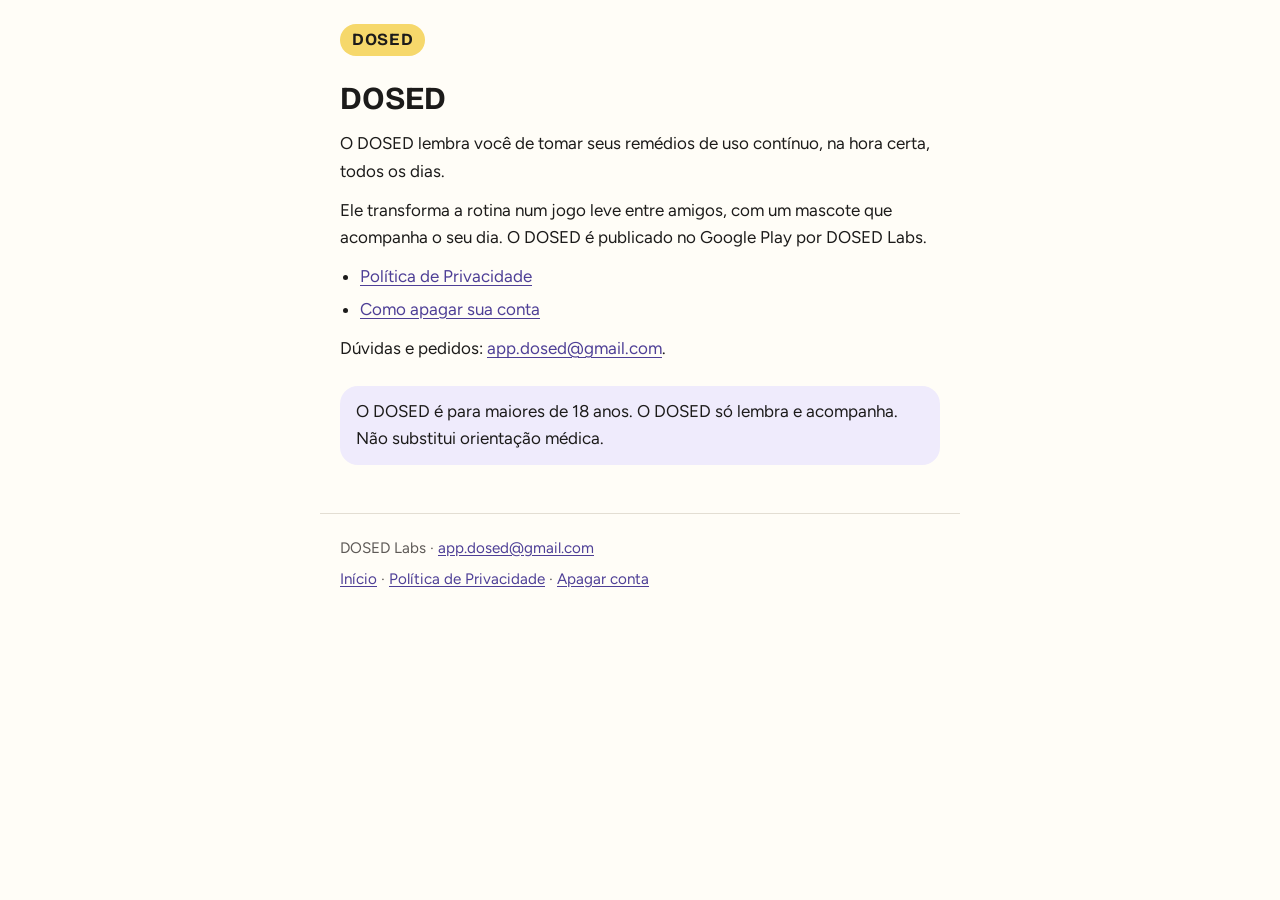
<file: index.html>
<!doctype html>
<html lang="pt-BR">
<head>
<meta charset="utf-8">
<meta name="viewport" content="width=device-width, initial-scale=1">
<title>DOSED: lembrete de remédios</title>
<link rel="preconnect" href="https://fonts.googleapis.com">
<link rel="preconnect" href="https://fonts.gstatic.com" crossorigin>
<link rel="stylesheet" href="https://fonts.googleapis.com/css2?family=Bricolage+Grotesque:wght@700&amp;family=Figtree:wght@500;600;700&amp;display=swap">
<link rel="stylesheet" href="style.css">
</head>
<body>
<header>
<a class="brand" href="./">DOSED</a>
</header>
<main>
<h1>DOSED</h1>
<p>O DOSED lembra você de tomar seus remédios de uso contínuo, na hora certa, todos os dias.</p>
<p>Ele transforma a rotina num jogo leve entre amigos, com um mascote que acompanha o seu dia. O DOSED é publicado no Google Play por DOSED Labs.</p>
<ul>
<li><a href="privacidade/">Política de Privacidade</a></li>
<li><a href="excluir-conta/">Como apagar sua conta</a></li>
</ul>
<p>Dúvidas e pedidos: <a href="mailto:app.dosed@gmail.com">app.dosed@gmail.com</a>.</p>
<p class="note">O DOSED é para maiores de 18 anos. O DOSED só lembra e acompanha. Não substitui orientação médica.</p>
</main>
<footer>
<p>DOSED Labs &middot; <a href="mailto:app.dosed@gmail.com">app.dosed@gmail.com</a></p>
<p><a href="./">Início</a> &middot; <a href="privacidade/">Política de Privacidade</a> &middot; <a href="excluir-conta/">Apagar conta</a></p>
</footer>
</body>
</html>
</file>
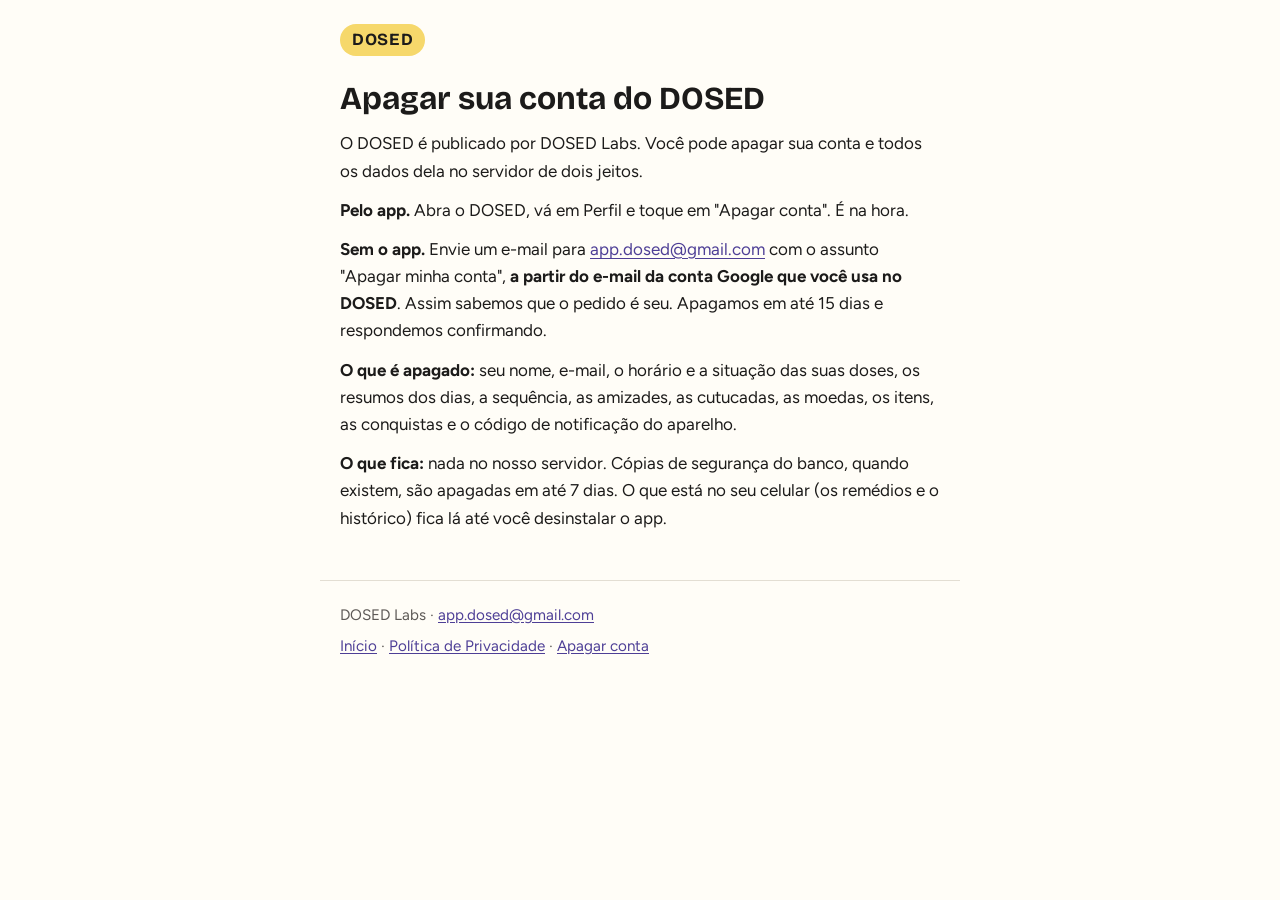
<file: excluir-conta/index.html>
<!doctype html>
<html lang="pt-BR">
<head>
<meta charset="utf-8">
<meta name="viewport" content="width=device-width, initial-scale=1">
<title>Apagar sua conta do DOSED</title>
<link rel="preconnect" href="https://fonts.googleapis.com">
<link rel="preconnect" href="https://fonts.gstatic.com" crossorigin>
<link rel="stylesheet" href="https://fonts.googleapis.com/css2?family=Bricolage+Grotesque:wght@700&amp;family=Figtree:wght@500;600;700&amp;display=swap">
<link rel="stylesheet" href="../style.css">
</head>
<body>
<header>
<a class="brand" href="../">DOSED</a>
</header>
<main>
<h1>Apagar sua conta do DOSED</h1>
<p>O DOSED é publicado por DOSED Labs. Você pode apagar sua conta e todos os dados dela no servidor de dois jeitos.</p>
<p><strong>Pelo app.</strong> Abra o DOSED, vá em Perfil e toque em "Apagar conta". É na hora.</p>
<p><strong>Sem o app.</strong> Envie um e-mail para <a href="mailto:app.dosed@gmail.com">app.dosed@gmail.com</a> com o assunto "Apagar minha conta", <strong>a partir do e-mail da conta Google que você usa no DOSED</strong>. Assim sabemos que o pedido é seu. Apagamos em até 15 dias e respondemos confirmando.</p>
<p><strong>O que é apagado:</strong> seu nome, e-mail, o horário e a situação das suas doses, os resumos dos dias, a sequência, as amizades, as cutucadas, as moedas, os itens, as conquistas e o código de notificação do aparelho.</p>
<p><strong>O que fica:</strong> nada no nosso servidor. Cópias de segurança do banco, quando existem, são apagadas em até 7 dias. O que está no seu celular (os remédios e o histórico) fica lá até você desinstalar o app.</p>
</main>
<footer>
<p>DOSED Labs &middot; <a href="mailto:app.dosed@gmail.com">app.dosed@gmail.com</a></p>
<p><a href="../">Início</a> &middot; <a href="../privacidade/">Política de Privacidade</a> &middot; <a href="../excluir-conta/">Apagar conta</a></p>
</footer>
</body>
</html>
</file>
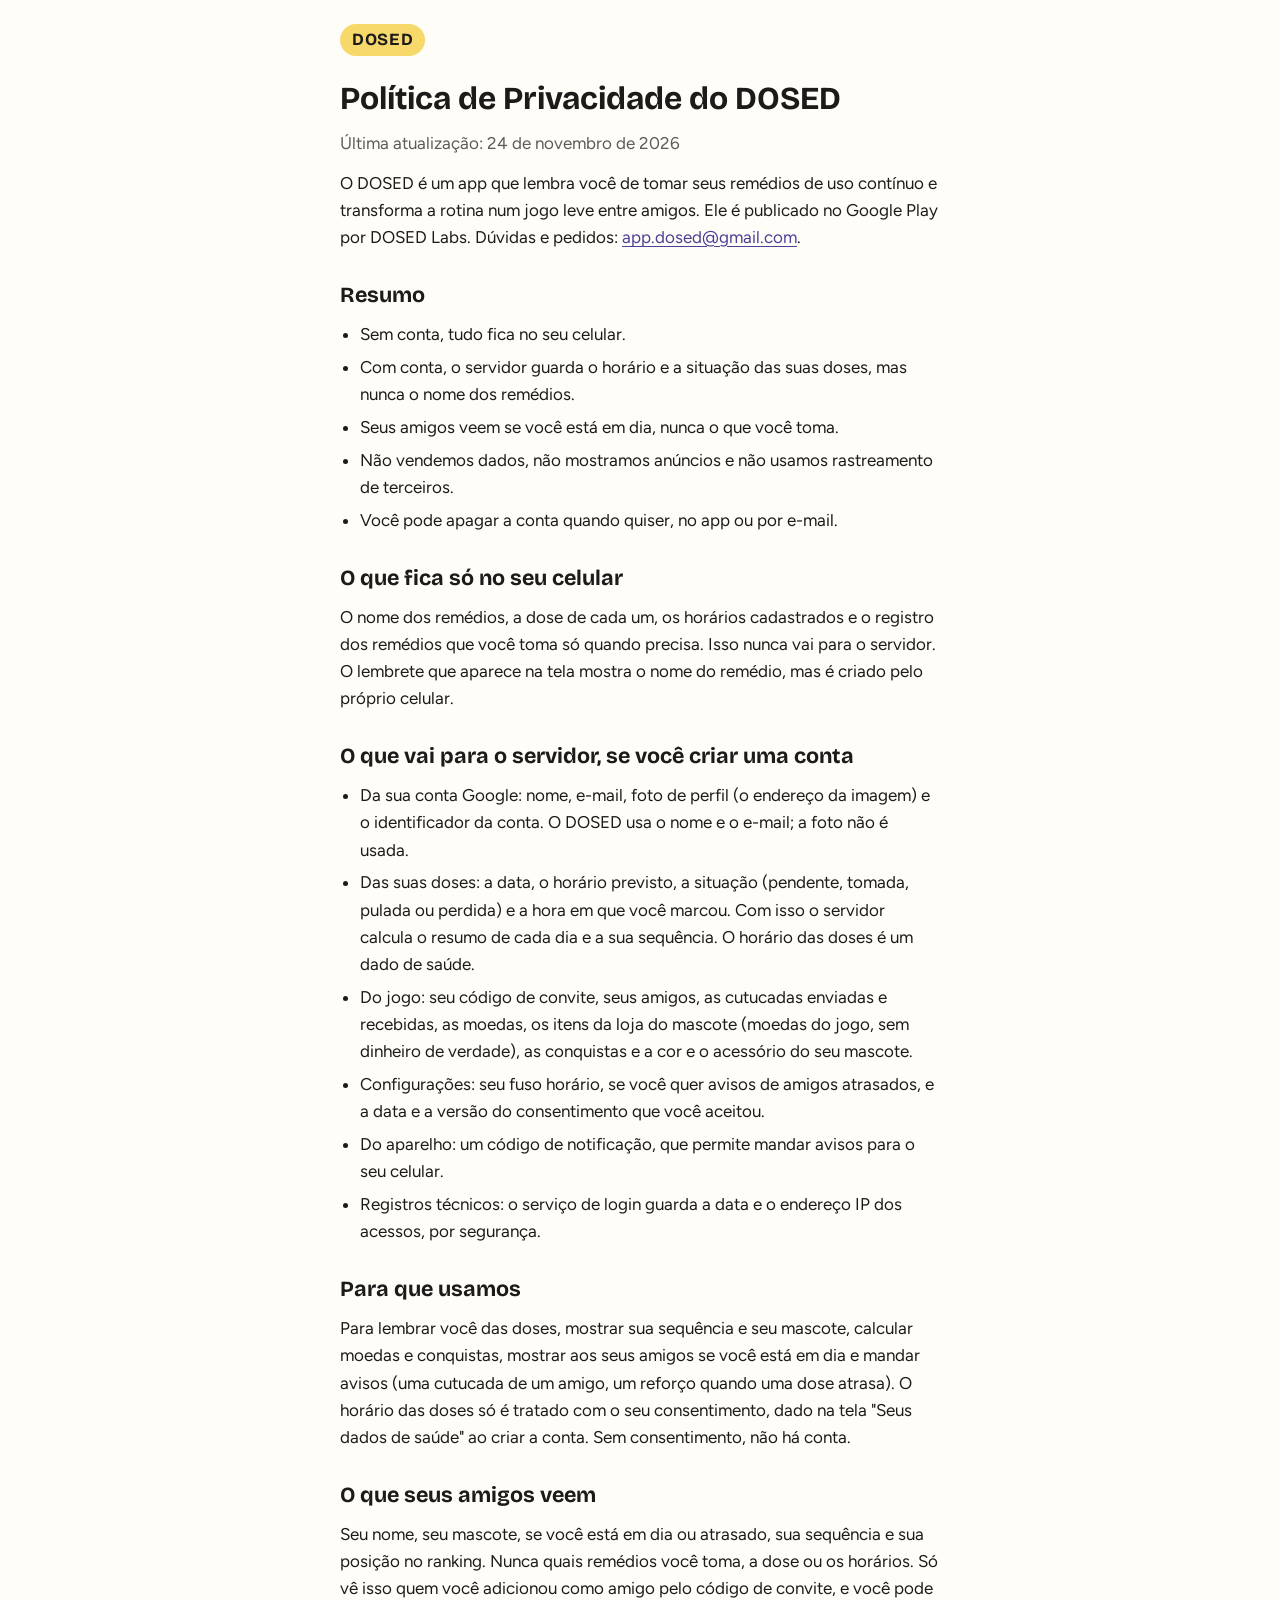
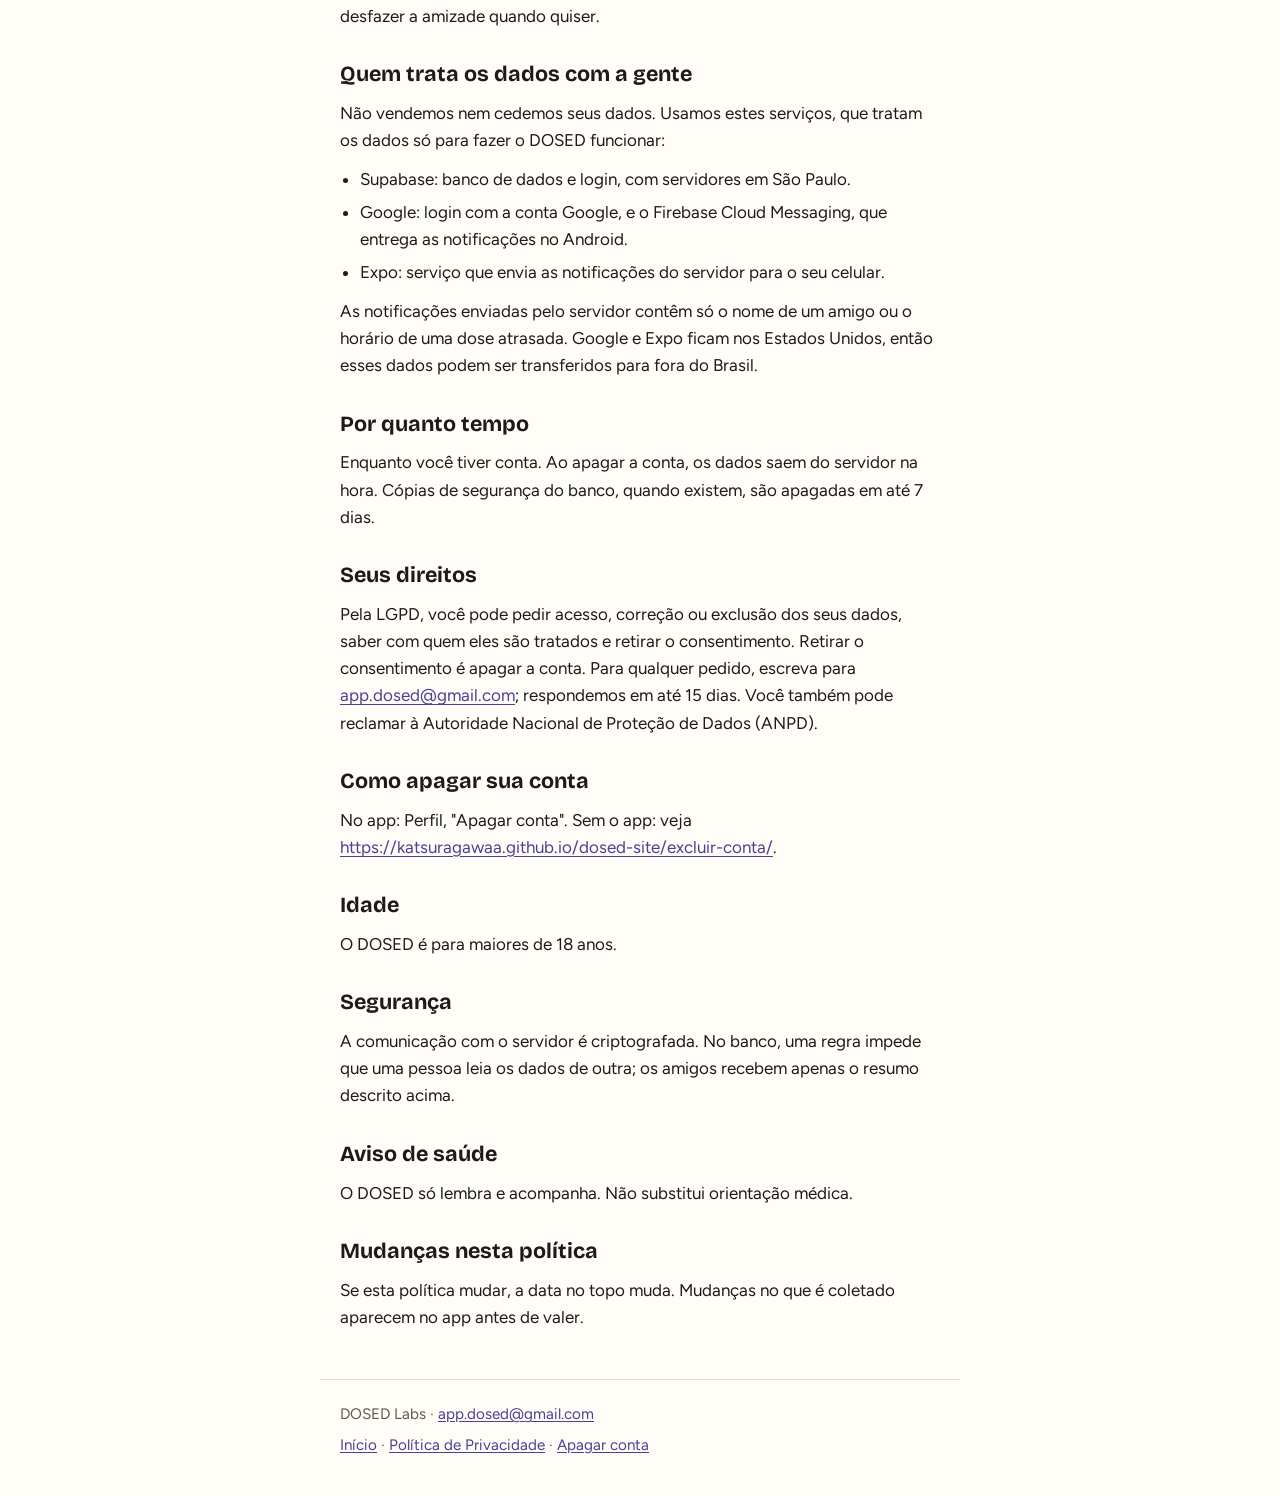
<file: privacidade/index.html>
<!doctype html>
<html lang="pt-BR">
<head>
<meta charset="utf-8">
<meta name="viewport" content="width=device-width, initial-scale=1">
<title>Política de Privacidade do DOSED</title>
<link rel="preconnect" href="https://fonts.googleapis.com">
<link rel="preconnect" href="https://fonts.gstatic.com" crossorigin>
<link rel="stylesheet" href="https://fonts.googleapis.com/css2?family=Bricolage+Grotesque:wght@700&amp;family=Figtree:wght@500;600;700&amp;display=swap">
<link rel="stylesheet" href="../style.css">
</head>
<body>
<header>
<a class="brand" href="../">DOSED</a>
</header>
<main>
<h1>Política de Privacidade do DOSED</h1>
<p class="updated">Última atualização: 24 de novembro de 2026</p>
<p>O DOSED é um app que lembra você de tomar seus remédios de uso contínuo e transforma a rotina num jogo leve entre amigos. Ele é publicado no Google Play por DOSED Labs. Dúvidas e pedidos: <a href="mailto:app.dosed@gmail.com">app.dosed@gmail.com</a>.</p>

<h2>Resumo</h2>
<ul>
<li>Sem conta, tudo fica no seu celular.</li>
<li>Com conta, o servidor guarda o horário e a situação das suas doses, mas nunca o nome dos remédios.</li>
<li>Seus amigos veem se você está em dia, nunca o que você toma.</li>
<li>Não vendemos dados, não mostramos anúncios e não usamos rastreamento de terceiros.</li>
<li>Você pode apagar a conta quando quiser, no app ou por e-mail.</li>
</ul>

<h2>O que fica só no seu celular</h2>
<p>O nome dos remédios, a dose de cada um, os horários cadastrados e o registro dos remédios que você toma só quando precisa. Isso nunca vai para o servidor. O lembrete que aparece na tela mostra o nome do remédio, mas é criado pelo próprio celular.</p>

<h2>O que vai para o servidor, se você criar uma conta</h2>
<ul>
<li>Da sua conta Google: nome, e-mail, foto de perfil (o endereço da imagem) e o identificador da conta. O DOSED usa o nome e o e-mail; a foto não é usada.</li>
<li>Das suas doses: a data, o horário previsto, a situação (pendente, tomada, pulada ou perdida) e a hora em que você marcou. Com isso o servidor calcula o resumo de cada dia e a sua sequência. O horário das doses é um dado de saúde.</li>
<li>Do jogo: seu código de convite, seus amigos, as cutucadas enviadas e recebidas, as moedas, os itens da loja do mascote (moedas do jogo, sem dinheiro de verdade), as conquistas e a cor e o acessório do seu mascote.</li>
<li>Configurações: seu fuso horário, se você quer avisos de amigos atrasados, e a data e a versão do consentimento que você aceitou.</li>
<li>Do aparelho: um código de notificação, que permite mandar avisos para o seu celular.</li>
<li>Registros técnicos: o serviço de login guarda a data e o endereço IP dos acessos, por segurança.</li>
</ul>

<h2>Para que usamos</h2>
<p>Para lembrar você das doses, mostrar sua sequência e seu mascote, calcular moedas e conquistas, mostrar aos seus amigos se você está em dia e mandar avisos (uma cutucada de um amigo, um reforço quando uma dose atrasa). O horário das doses só é tratado com o seu consentimento, dado na tela "Seus dados de saúde" ao criar a conta. Sem consentimento, não há conta.</p>

<h2>O que seus amigos veem</h2>
<p>Seu nome, seu mascote, se você está em dia ou atrasado, sua sequência e sua posição no ranking. Nunca quais remédios você toma, a dose ou os horários. Só vê isso quem você adicionou como amigo pelo código de convite, e você pode desfazer a amizade quando quiser.</p>

<h2>Quem trata os dados com a gente</h2>
<p>Não vendemos nem cedemos seus dados. Usamos estes serviços, que tratam os dados só para fazer o DOSED funcionar:</p>
<ul>
<li>Supabase: banco de dados e login, com servidores em São Paulo.</li>
<li>Google: login com a conta Google, e o Firebase Cloud Messaging, que entrega as notificações no Android.</li>
<li>Expo: serviço que envia as notificações do servidor para o seu celular.</li>
</ul>
<p>As notificações enviadas pelo servidor contêm só o nome de um amigo ou o horário de uma dose atrasada. Google e Expo ficam nos Estados Unidos, então esses dados podem ser transferidos para fora do Brasil.</p>

<h2>Por quanto tempo</h2>
<p>Enquanto você tiver conta. Ao apagar a conta, os dados saem do servidor na hora. Cópias de segurança do banco, quando existem, são apagadas em até 7 dias.</p>

<h2>Seus direitos</h2>
<p>Pela LGPD, você pode pedir acesso, correção ou exclusão dos seus dados, saber com quem eles são tratados e retirar o consentimento. Retirar o consentimento é apagar a conta. Para qualquer pedido, escreva para <a href="mailto:app.dosed@gmail.com">app.dosed@gmail.com</a>; respondemos em até 15 dias. Você também pode reclamar à Autoridade Nacional de Proteção de Dados (ANPD).</p>

<h2>Como apagar sua conta</h2>
<p>No app: Perfil, "Apagar conta". Sem o app: veja <a href="https://katsuragawaa.github.io/dosed-site/excluir-conta/">https://katsuragawaa.github.io/dosed-site/excluir-conta/</a>.</p>

<h2>Idade</h2>
<p>O DOSED é para maiores de 18 anos.</p>

<h2>Segurança</h2>
<p>A comunicação com o servidor é criptografada. No banco, uma regra impede que uma pessoa leia os dados de outra; os amigos recebem apenas o resumo descrito acima.</p>

<h2>Aviso de saúde</h2>
<p>O DOSED só lembra e acompanha. Não substitui orientação médica.</p>

<h2>Mudanças nesta política</h2>
<p>Se esta política mudar, a data no topo muda. Mudanças no que é coletado aparecem no app antes de valer.</p>
</main>
<footer>
<p>DOSED Labs &middot; <a href="mailto:app.dosed@gmail.com">app.dosed@gmail.com</a></p>
<p><a href="../">Início</a> &middot; <a href="../privacidade/">Política de Privacidade</a> &middot; <a href="../excluir-conta/">Apagar conta</a></p>
</footer>
</body>
</html>
</file>
<file: style.css>
:root {
  --bg: #fffdf7;
  --ink: #1c1b1a;
  --muted: #5e5a57;
  --line: #e3ded3;
  --lilac-soft: #efebfc;
  --lilac-ink: #4e3f96;
  --yellow: #f6d86b;
}

* {
  box-sizing: border-box;
}

html {
  -webkit-text-size-adjust: 100%;
}

body {
  margin: 0;
  background: var(--bg);
  color: var(--ink);
  font-family: 'Figtree', system-ui, -apple-system, 'Segoe UI', Roboto, sans-serif;
  font-size: 1.0625rem;
  line-height: 1.6;
  overflow-wrap: anywhere;
}

main,
header,
footer {
  max-width: 40rem;
  margin: 0 auto;
  padding: 0 1.25rem;
}

header {
  padding-top: 1.5rem;
}

.brand {
  display: inline-block;
  padding: 0.15rem 0.75rem;
  background: var(--yellow);
  border-radius: 999px;
  font-family: 'Bricolage Grotesque', 'Figtree', system-ui, sans-serif;
  font-weight: 700;
  letter-spacing: 0.04em;
  color: var(--ink);
  text-decoration: none;
}

h1,
h2 {
  font-family: 'Bricolage Grotesque', 'Figtree', system-ui, sans-serif;
  line-height: 1.2;
}

h1 {
  margin: 1.5rem 0 0.5rem;
  font-size: 2rem;
}

h2 {
  margin: 2rem 0 0.5rem;
  font-size: 1.35rem;
}

p,
ul {
  margin: 0.75rem 0;
}

ul {
  padding-left: 1.25rem;
}

li {
  margin: 0.35rem 0;
}

a {
  color: var(--lilac-ink);
  text-underline-offset: 0.15em;
}

.updated {
  color: var(--muted);
}

.note {
  margin: 1.5rem 0;
  padding: 0.75rem 1rem;
  background: var(--lilac-soft);
  border-radius: 18px;
}

footer {
  margin-top: 3rem;
  padding-top: 1rem;
  padding-bottom: 2rem;
  border-top: 1px solid var(--line);
  color: var(--muted);
  font-size: 0.95rem;
}

footer p {
  margin: 0.4rem 0;
}
</file>
